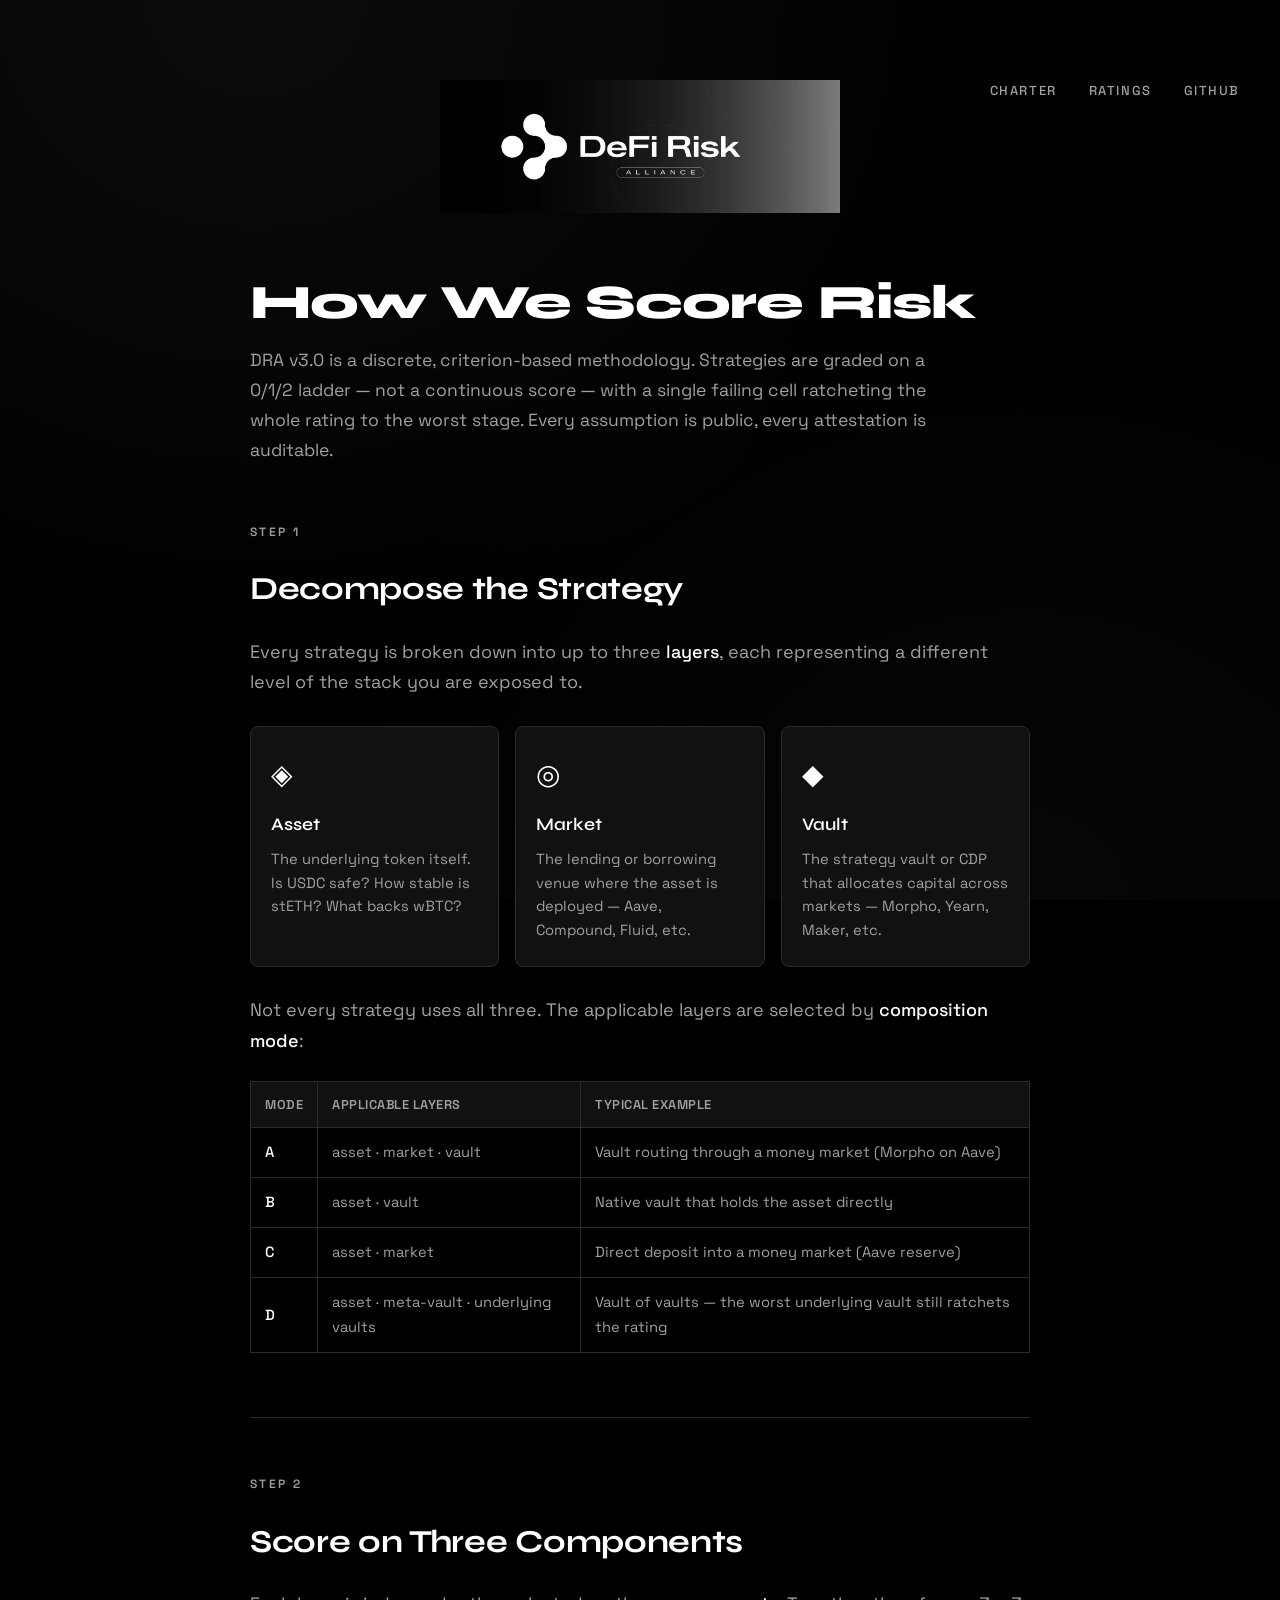
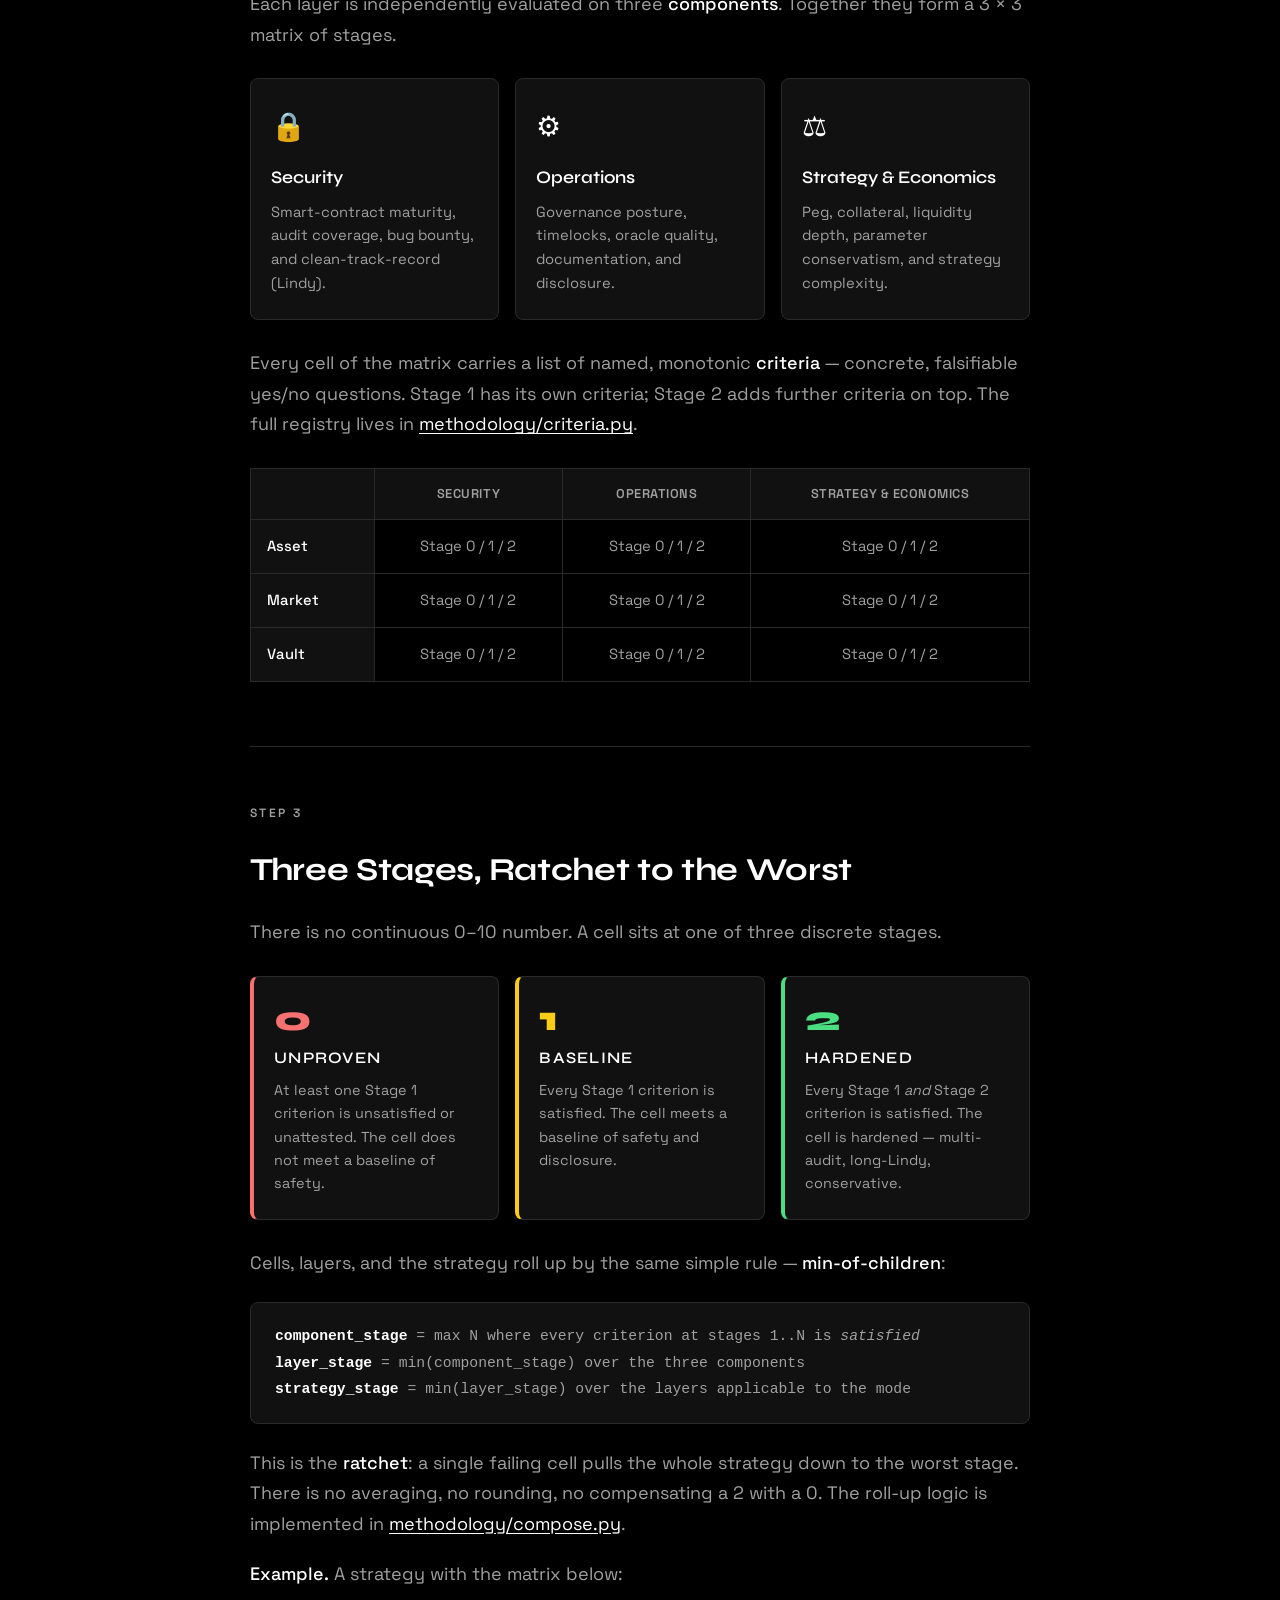
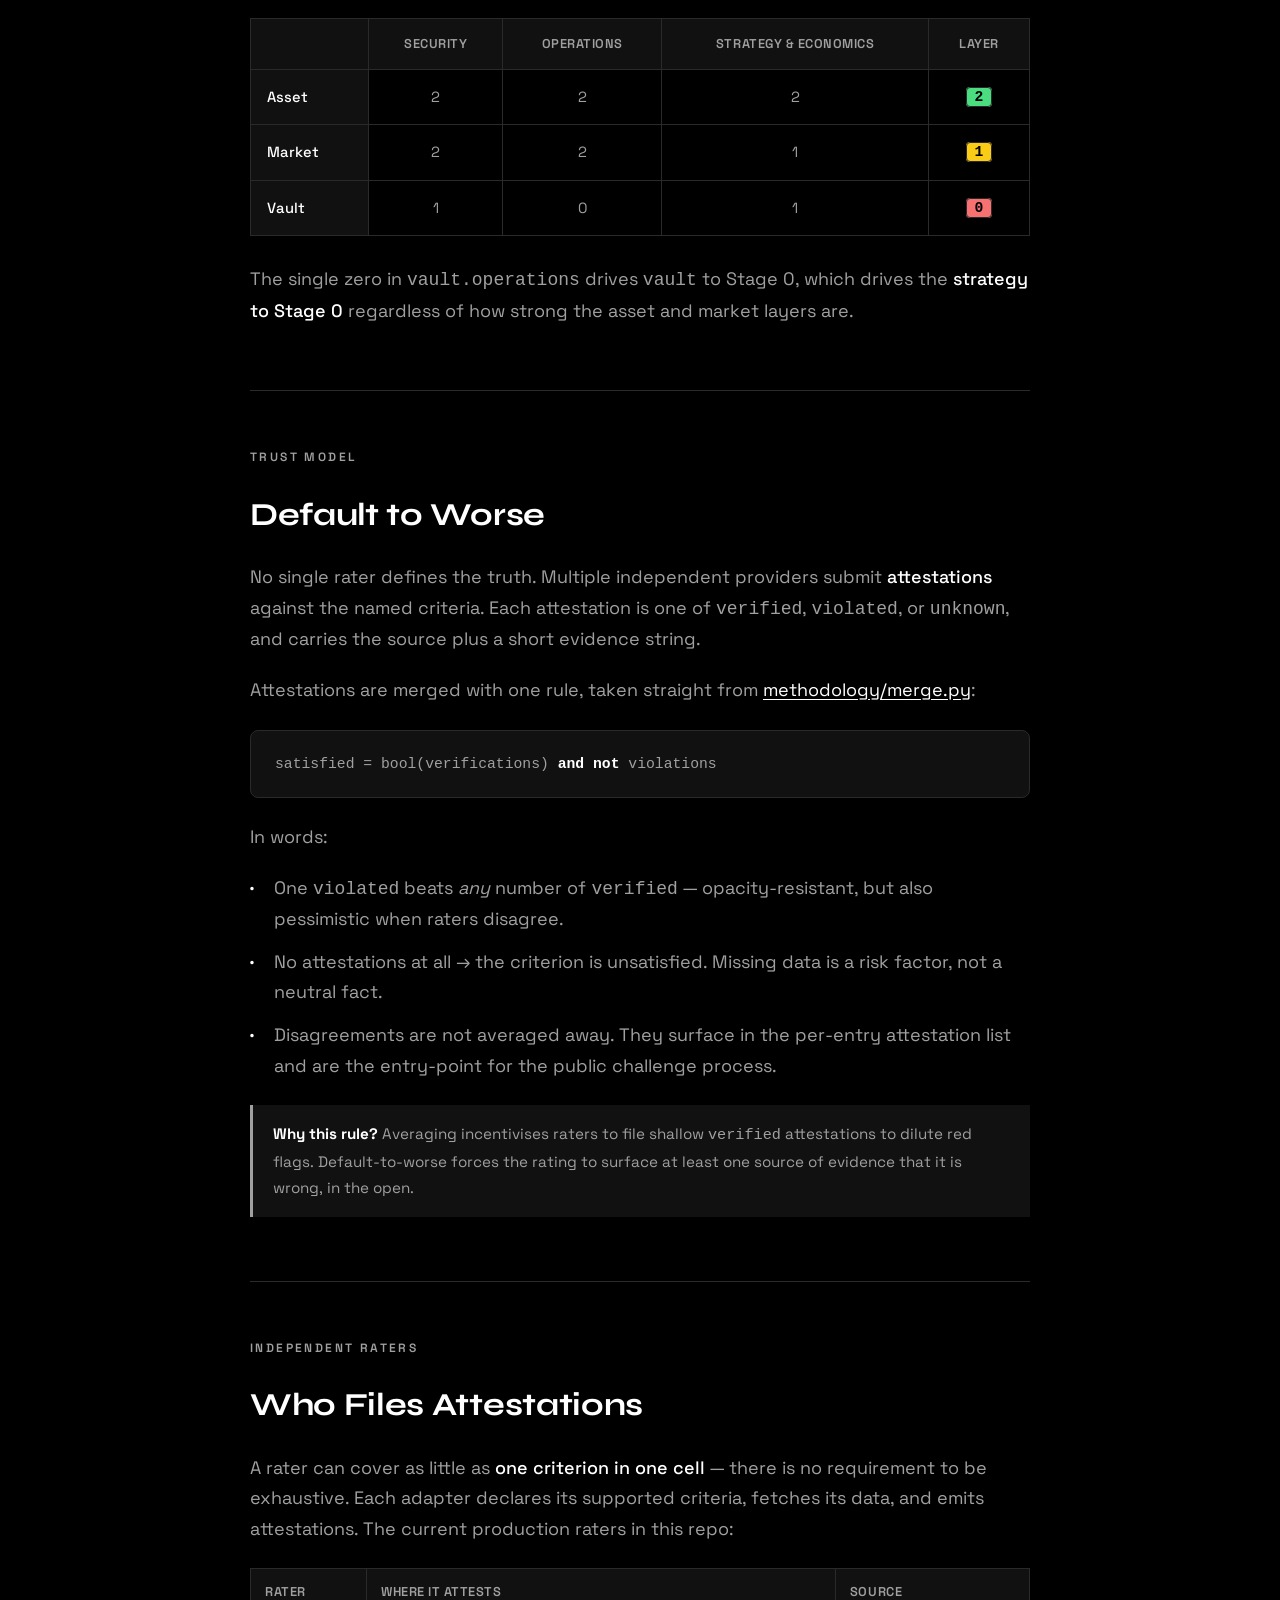
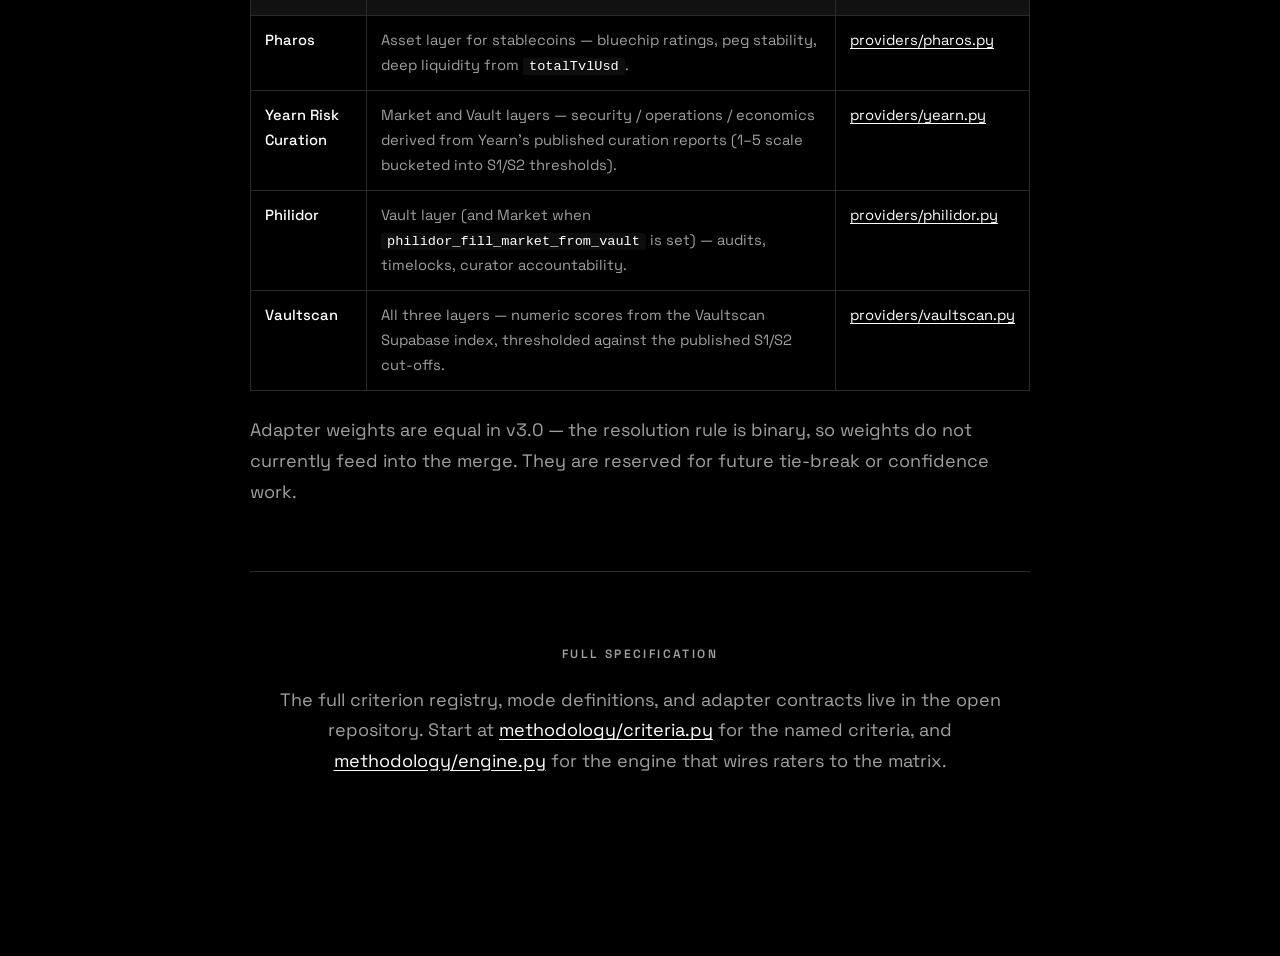
<file: docs/methodology.html>
<!DOCTYPE html>
<html lang="en">
<head>
    <meta charset="UTF-8">
    <meta name="viewport" content="width=device-width, initial-scale=1.0">
    <title>DeFi Risk Alliance | Methodology</title>
    <link rel="preconnect" href="https://fonts.googleapis.com">
    <link rel="preconnect" href="https://fonts.gstatic.com" crossorigin>
    <link href="https://fonts.googleapis.com/css2?family=Syne:wght@400;500;600;700;800&family=Space+Grotesk:wght@300;400;500;600;700&display=swap" rel="stylesheet">
    <link rel="stylesheet" href="styles.css">
    <style>
        .logo {
            max-width: 400px;
        }

        .page-title {
            font-family: 'Syne', sans-serif;
            font-size: clamp(2.2rem, 4.5vw, 3rem);
            font-weight: 800;
            line-height: 1.1;
            margin-bottom: 16px;
            letter-spacing: -0.02em;
            opacity: 0;
            animation: fadeInUp 0.8s ease 0.1s forwards;
        }

        .page-subtitle {
            color: var(--text-secondary);
            font-size: 1.1rem;
            margin-bottom: 56px;
            max-width: 680px;
            opacity: 0;
            animation: fadeInUp 0.8s ease 0.2s forwards;
        }

        .section {
            margin-bottom: 64px;
            opacity: 0;
            animation: fadeInUp 0.8s ease 0.3s forwards;
        }

        .section h2 {
            font-family: 'Syne', sans-serif;
            font-size: clamp(1.6rem, 2.5vw, 2rem);
            font-weight: 700;
            margin-bottom: 20px;
            letter-spacing: -0.01em;
        }

        .section p {
            color: var(--text-secondary);
            margin-bottom: 20px;
        }

        .section p strong { color: var(--text-primary); font-weight: 500; }

        .section a {
            color: var(--text-primary);
            text-decoration: underline;
            text-underline-offset: 3px;
        }

        .card-grid {
            display: grid;
            grid-template-columns: repeat(3, 1fr);
            gap: 16px;
            margin: 28px 0;
        }

        .card {
            background: var(--bg-card);
            border: 1px solid var(--border);
            border-radius: 8px;
            padding: 24px 20px;
        }

        .card-icon {
            font-size: 28px;
            margin-bottom: 12px;
            display: block;
        }

        .card h3 {
            font-family: 'Syne', sans-serif;
            font-size: 1.1rem;
            font-weight: 600;
            margin-bottom: 8px;
        }

        .card p {
            color: var(--text-secondary);
            font-size: 0.92rem;
            line-height: 1.6;
            margin-bottom: 0;
        }

        .stage-grid {
            display: grid;
            grid-template-columns: repeat(3, 1fr);
            gap: 16px;
            margin: 28px 0;
        }

        .stage-card {
            background: var(--bg-card);
            border: 1px solid var(--border);
            border-left-width: 4px;
            border-radius: 8px;
            padding: 24px 20px;
        }

        .stage-card.s0 { border-left-color: var(--stage-0); }
        .stage-card.s1 { border-left-color: var(--stage-1); }
        .stage-card.s2 { border-left-color: var(--stage-2); }

        .stage-card .stage-num {
            font-family: 'Syne', sans-serif;
            font-size: 2.2rem;
            font-weight: 800;
            line-height: 1;
            margin-bottom: 8px;
        }

        .stage-card.s0 .stage-num { color: var(--stage-0); }
        .stage-card.s1 .stage-num { color: var(--stage-1); }
        .stage-card.s2 .stage-num { color: var(--stage-2); }

        .stage-card h3 {
            font-family: 'Syne', sans-serif;
            font-size: 1rem;
            font-weight: 600;
            margin-bottom: 8px;
            text-transform: uppercase;
            letter-spacing: 0.08em;
        }

        .stage-card p {
            color: var(--text-secondary);
            font-size: 0.9rem;
            line-height: 1.6;
            margin: 0;
        }

        .matrix-wrap { margin: 28px 0; overflow-x: auto; }

        .matrix {
            width: 100%;
            border-collapse: collapse;
            font-size: 0.92rem;
        }

        .matrix th, .matrix td {
            padding: 14px 16px;
            border: 1px solid var(--border);
            text-align: center;
        }

        .matrix th {
            background: var(--bg-card);
            font-weight: 600;
            letter-spacing: 0.04em;
            text-transform: uppercase;
            font-size: 0.8rem;
            color: var(--text-secondary);
        }

        .matrix td {
            color: var(--text-secondary);
        }

        .matrix td.row-header {
            text-align: left;
            font-weight: 500;
            color: var(--text-primary);
            background: var(--bg-card);
        }

        .modes-table {
            width: 100%;
            border-collapse: collapse;
            font-size: 0.92rem;
            margin: 24px 0;
        }

        .modes-table th, .modes-table td {
            padding: 12px 14px;
            border: 1px solid var(--border);
            text-align: left;
        }

        .modes-table th {
            background: var(--bg-card);
            font-weight: 600;
            font-size: 0.8rem;
            letter-spacing: 0.04em;
            text-transform: uppercase;
            color: var(--text-secondary);
        }

        .modes-table td { color: var(--text-secondary); }
        .modes-table td:first-child { color: var(--text-primary); font-weight: 500; }

        .raters-table {
            width: 100%;
            border-collapse: collapse;
            font-size: 0.92rem;
            margin: 24px 0;
        }

        .raters-table th, .raters-table td {
            padding: 12px 14px;
            border: 1px solid var(--border);
            text-align: left;
            vertical-align: top;
        }

        .raters-table th {
            background: var(--bg-card);
            font-weight: 600;
            font-size: 0.8rem;
            letter-spacing: 0.04em;
            text-transform: uppercase;
            color: var(--text-secondary);
        }

        .raters-table td { color: var(--text-secondary); }
        .raters-table td:first-child { color: var(--text-primary); font-weight: 500; }

        .raters-table code {
            font-family: 'Space Mono', ui-monospace, SFMono-Regular, Menlo, monospace;
            font-size: 0.85rem;
            color: var(--text-primary);
            background: rgba(255, 255, 255, 0.05);
            padding: 1px 6px;
            border-radius: 3px;
        }

        .note {
            background: var(--bg-card);
            border-left: 3px solid var(--text-secondary);
            padding: 16px 20px;
            margin: 24px 0;
            font-size: 0.95rem;
            color: var(--text-secondary);
        }

        .note strong { color: var(--text-primary); }

        .ratchet-example {
            background: var(--bg-card);
            border: 1px solid var(--border);
            border-radius: 8px;
            padding: 20px 24px;
            margin: 24px 0;
            font-family: 'Space Mono', ui-monospace, SFMono-Regular, Menlo, monospace;
            font-size: 0.92rem;
            line-height: 1.8;
            color: var(--text-secondary);
        }

        .ratchet-example .label {
            color: var(--text-primary);
            font-weight: 600;
        }

        .ratchet-example .stage-pill {
            display: inline-block;
            min-width: 22px;
            text-align: center;
            border-radius: 4px;
            padding: 1px 8px;
            font-weight: 700;
            font-family: 'Syne', sans-serif;
            color: var(--bg-primary);
        }

        .ratchet-example .stage-pill.s0 { background: var(--stage-0); }
        .ratchet-example .stage-pill.s1 { background: var(--stage-1); }
        .ratchet-example .stage-pill.s2 { background: var(--stage-2); }

        @media (max-width: 680px) {
            .card-grid,
            .stage-grid { grid-template-columns: 1fr; }
        }
    </style>
</head>
<body>
    <div class="page-wrapper">
        <nav class="right-sidebar">
            <a href="index.html" class="nav-link">Charter</a>
            <a href="ratings.html" class="nav-link">Ratings</a>
            <a href="https://github.com/Octave-byte/defiriskalliance-new" target="_blank" rel="noopener noreferrer" class="nav-link">GitHub</a>
        </nav>

        <main class="main-content">
            <div class="logo-container">
                <a href="index.html"><img src="assets/logo.png" alt="DeFi Risk Alliance" class="logo"></a>
            </div>

            <h1 class="page-title">How We Score Risk</h1>
            <p class="page-subtitle">DRA v3.0 is a discrete, criterion-based methodology. Strategies are graded on a 0/1/2 ladder &mdash; not a continuous score &mdash; with a single failing cell ratcheting the whole rating to the worst stage. Every assumption is public, every attestation is auditable.</p>

            <div class="section">
                <p class="section-label">Step 1</p>
                <h2>Decompose the Strategy</h2>
                <p>Every strategy is broken down into up to three <strong>layers</strong>, each representing a different level of the stack you are exposed to.</p>

                <div class="card-grid">
                    <div class="card">
                        <span class="card-icon">&#9672;</span>
                        <h3>Asset</h3>
                        <p>The underlying token itself. Is USDC safe? How stable is stETH? What backs wBTC?</p>
                    </div>
                    <div class="card">
                        <span class="card-icon">&#9678;</span>
                        <h3>Market</h3>
                        <p>The lending or borrowing venue where the asset is deployed &mdash; Aave, Compound, Fluid, etc.</p>
                    </div>
                    <div class="card">
                        <span class="card-icon">&#9670;</span>
                        <h3>Vault</h3>
                        <p>The strategy vault or CDP that allocates capital across markets &mdash; Morpho, Yearn, Maker, etc.</p>
                    </div>
                </div>

                <p>Not every strategy uses all three. The applicable layers are selected by <strong>composition mode</strong>:</p>

                <table class="modes-table">
                    <thead>
                        <tr>
                            <th>Mode</th>
                            <th>Applicable layers</th>
                            <th>Typical example</th>
                        </tr>
                    </thead>
                    <tbody>
                        <tr><td>A</td><td>asset &middot; market &middot; vault</td><td>Vault routing through a money market (Morpho on Aave)</td></tr>
                        <tr><td>B</td><td>asset &middot; vault</td><td>Native vault that holds the asset directly</td></tr>
                        <tr><td>C</td><td>asset &middot; market</td><td>Direct deposit into a money market (Aave reserve)</td></tr>
                        <tr><td>D</td><td>asset &middot; meta-vault &middot; underlying vaults</td><td>Vault of vaults &mdash; the worst underlying vault still ratchets the rating</td></tr>
                    </tbody>
                </table>
            </div>

            <hr class="divider">

            <div class="section">
                <p class="section-label">Step 2</p>
                <h2>Score on Three Components</h2>
                <p>Each layer is independently evaluated on three <strong>components</strong>. Together they form a 3 &times; 3 matrix of stages.</p>

                <div class="card-grid">
                    <div class="card">
                        <span class="card-icon">&#128274;</span>
                        <h3>Security</h3>
                        <p>Smart-contract maturity, audit coverage, bug bounty, and clean-track-record (Lindy).</p>
                    </div>
                    <div class="card">
                        <span class="card-icon">&#9881;</span>
                        <h3>Operations</h3>
                        <p>Governance posture, timelocks, oracle quality, documentation, and disclosure.</p>
                    </div>
                    <div class="card">
                        <span class="card-icon">&#9878;</span>
                        <h3>Strategy &amp; Economics</h3>
                        <p>Peg, collateral, liquidity depth, parameter conservatism, and strategy complexity.</p>
                    </div>
                </div>

                <p>Every cell of the matrix carries a list of named, monotonic <strong>criteria</strong> &mdash; concrete, falsifiable yes/no questions. Stage 1 has its own criteria; Stage 2 adds further criteria on top. The full registry lives in <a href="https://github.com/Octave-byte/defiriskalliance-new/blob/main/methodology/criteria.py">methodology/criteria.py</a>.</p>

                <div class="matrix-wrap">
                    <table class="matrix">
                        <thead>
                            <tr>
                                <th></th>
                                <th>Security</th>
                                <th>Operations</th>
                                <th>Strategy &amp; Economics</th>
                            </tr>
                        </thead>
                        <tbody>
                            <tr><td class="row-header">Asset</td><td>Stage 0 / 1 / 2</td><td>Stage 0 / 1 / 2</td><td>Stage 0 / 1 / 2</td></tr>
                            <tr><td class="row-header">Market</td><td>Stage 0 / 1 / 2</td><td>Stage 0 / 1 / 2</td><td>Stage 0 / 1 / 2</td></tr>
                            <tr><td class="row-header">Vault</td><td>Stage 0 / 1 / 2</td><td>Stage 0 / 1 / 2</td><td>Stage 0 / 1 / 2</td></tr>
                        </tbody>
                    </table>
                </div>
            </div>

            <hr class="divider">

            <div class="section">
                <p class="section-label">Step 3</p>
                <h2>Three Stages, Ratchet to the Worst</h2>
                <p>There is no continuous 0&ndash;10 number. A cell sits at one of three discrete stages.</p>

                <div class="stage-grid">
                    <div class="stage-card s0">
                        <div class="stage-num">0</div>
                        <h3>Unproven</h3>
                        <p>At least one Stage 1 criterion is unsatisfied or unattested. The cell does not meet a baseline of safety.</p>
                    </div>
                    <div class="stage-card s1">
                        <div class="stage-num">1</div>
                        <h3>Baseline</h3>
                        <p>Every Stage 1 criterion is satisfied. The cell meets a baseline of safety and disclosure.</p>
                    </div>
                    <div class="stage-card s2">
                        <div class="stage-num">2</div>
                        <h3>Hardened</h3>
                        <p>Every Stage 1 <em>and</em> Stage 2 criterion is satisfied. The cell is hardened &mdash; multi-audit, long-Lindy, conservative.</p>
                    </div>
                </div>

                <p>Cells, layers, and the strategy roll up by the same simple rule &mdash; <strong>min-of-children</strong>:</p>

                <div class="ratchet-example">
                    <div><span class="label">component_stage</span> = max N where every criterion at stages 1..N is <em>satisfied</em></div>
                    <div><span class="label">layer_stage</span> = min(component_stage) over the three components</div>
                    <div><span class="label">strategy_stage</span> = min(layer_stage) over the layers applicable to the mode</div>
                </div>

                <p>This is the <strong>ratchet</strong>: a single failing cell pulls the whole strategy down to the worst stage. There is no averaging, no rounding, no compensating a 2 with a 0. The roll-up logic is implemented in <a href="https://github.com/Octave-byte/defiriskalliance-new/blob/main/methodology/compose.py">methodology/compose.py</a>.</p>

                <p><strong>Example.</strong> A strategy with the matrix below:</p>

                <div class="matrix-wrap">
                    <table class="matrix">
                        <thead>
                            <tr><th></th><th>Security</th><th>Operations</th><th>Strategy &amp; Economics</th><th>layer</th></tr>
                        </thead>
                        <tbody>
                            <tr><td class="row-header">Asset</td><td>2</td><td>2</td><td>2</td><td><span class="ratchet-example stage-pill s2" style="background:var(--stage-2);color:var(--bg-primary);padding:1px 8px;border-radius:4px;font-weight:700;">2</span></td></tr>
                            <tr><td class="row-header">Market</td><td>2</td><td>2</td><td>1</td><td><span class="ratchet-example stage-pill s1" style="background:var(--stage-1);color:var(--bg-primary);padding:1px 8px;border-radius:4px;font-weight:700;">1</span></td></tr>
                            <tr><td class="row-header">Vault</td><td>1</td><td>0</td><td>1</td><td><span class="ratchet-example stage-pill s0" style="background:var(--stage-0);color:var(--bg-primary);padding:1px 8px;border-radius:4px;font-weight:700;">0</span></td></tr>
                        </tbody>
                    </table>
                </div>

                <p>The single zero in <code>vault.operations</code> drives <code>vault</code> to Stage 0, which drives the <strong>strategy to Stage 0</strong> regardless of how strong the asset and market layers are.</p>
            </div>

            <hr class="divider">

            <div class="section">
                <p class="section-label">Trust Model</p>
                <h2>Default to Worse</h2>
                <p>No single rater defines the truth. Multiple independent providers submit <strong>attestations</strong> against the named criteria. Each attestation is one of <code>verified</code>, <code>violated</code>, or <code>unknown</code>, and carries the source plus a short evidence string.</p>

                <p>Attestations are merged with one rule, taken straight from <a href="https://github.com/Octave-byte/defiriskalliance-new/blob/main/methodology/merge.py">methodology/merge.py</a>:</p>

                <div class="ratchet-example">
                    satisfied = bool(verifications) <span class="label">and not</span> violations
                </div>

                <p>In words:</p>

                <ul style="list-style: none; padding-left: 0; margin: 16px 0;">
                    <li style="margin-bottom: 12px; color: var(--text-secondary); padding-left: 24px; position: relative;"><span style="position:absolute;left:0;color:var(--text-primary);font-weight:bold;">&middot;</span>One <code>violated</code> beats <em>any</em> number of <code>verified</code> &mdash; opacity-resistant, but also pessimistic when raters disagree.</li>
                    <li style="margin-bottom: 12px; color: var(--text-secondary); padding-left: 24px; position: relative;"><span style="position:absolute;left:0;color:var(--text-primary);font-weight:bold;">&middot;</span>No attestations at all &rarr; the criterion is unsatisfied. Missing data is a risk factor, not a neutral fact.</li>
                    <li style="margin-bottom: 12px; color: var(--text-secondary); padding-left: 24px; position: relative;"><span style="position:absolute;left:0;color:var(--text-primary);font-weight:bold;">&middot;</span>Disagreements are not averaged away. They surface in the per-entry attestation list and are the entry-point for the public challenge process.</li>
                </ul>

                <div class="note">
                    <strong>Why this rule?</strong> Averaging incentivises raters to file shallow <code>verified</code> attestations to dilute red flags. Default-to-worse forces the rating to surface at least one source of evidence that it is wrong, in the open.
                </div>
            </div>

            <hr class="divider">

            <div class="section">
                <p class="section-label">Independent Raters</p>
                <h2>Who Files Attestations</h2>
                <p>A rater can cover as little as <strong>one criterion in one cell</strong> &mdash; there is no requirement to be exhaustive. Each adapter declares its supported criteria, fetches its data, and emits attestations. The current production raters in this repo:</p>

                <table class="raters-table">
                    <thead>
                        <tr>
                            <th>Rater</th>
                            <th>Where it attests</th>
                            <th>Source</th>
                        </tr>
                    </thead>
                    <tbody>
                        <tr>
                            <td>Pharos</td>
                            <td>Asset layer for stablecoins &mdash; bluechip ratings, peg stability, deep liquidity from <code>totalTvlUsd</code>.</td>
                            <td><a href="https://github.com/Octave-byte/defiriskalliance-new/blob/main/providers/pharos.py">providers/pharos.py</a></td>
                        </tr>
                        <tr>
                            <td>Yearn Risk Curation</td>
                            <td>Market and Vault layers &mdash; security / operations / economics derived from Yearn's published curation reports (1&ndash;5 scale bucketed into S1/S2 thresholds).</td>
                            <td><a href="https://github.com/Octave-byte/defiriskalliance-new/blob/main/providers/yearn.py">providers/yearn.py</a></td>
                        </tr>
                        <tr>
                            <td>Philidor</td>
                            <td>Vault layer (and Market when <code>philidor_fill_market_from_vault</code> is set) &mdash; audits, timelocks, curator accountability.</td>
                            <td><a href="https://github.com/Octave-byte/defiriskalliance-new/blob/main/providers/philidor.py">providers/philidor.py</a></td>
                        </tr>
                        <tr>
                            <td>Vaultscan</td>
                            <td>All three layers &mdash; numeric scores from the Vaultscan Supabase index, thresholded against the published S1/S2 cut-offs.</td>
                            <td><a href="https://github.com/Octave-byte/defiriskalliance-new/blob/main/providers/vaultscan.py">providers/vaultscan.py</a></td>
                        </tr>
                    </tbody>
                </table>

                <p>Adapter weights are equal in v3.0 &mdash; the resolution rule is binary, so weights do not currently feed into the merge. They are reserved for future tie-break or confidence work.</p>
            </div>

            <hr class="divider">

            <div class="section" style="text-align: center; padding-top: 16px;">
                <p class="section-label">Full specification</p>
                <p>The full criterion registry, mode definitions, and adapter contracts live in the open repository. Start at <a href="https://github.com/Octave-byte/defiriskalliance-new/blob/main/methodology/criteria.py">methodology/criteria.py</a> for the named criteria, and <a href="https://github.com/Octave-byte/defiriskalliance-new/blob/main/methodology/engine.py">methodology/engine.py</a> for the engine that wires raters to the matrix.</p>
            </div>
        </main>
    </div>
</body>
</html>
</file>
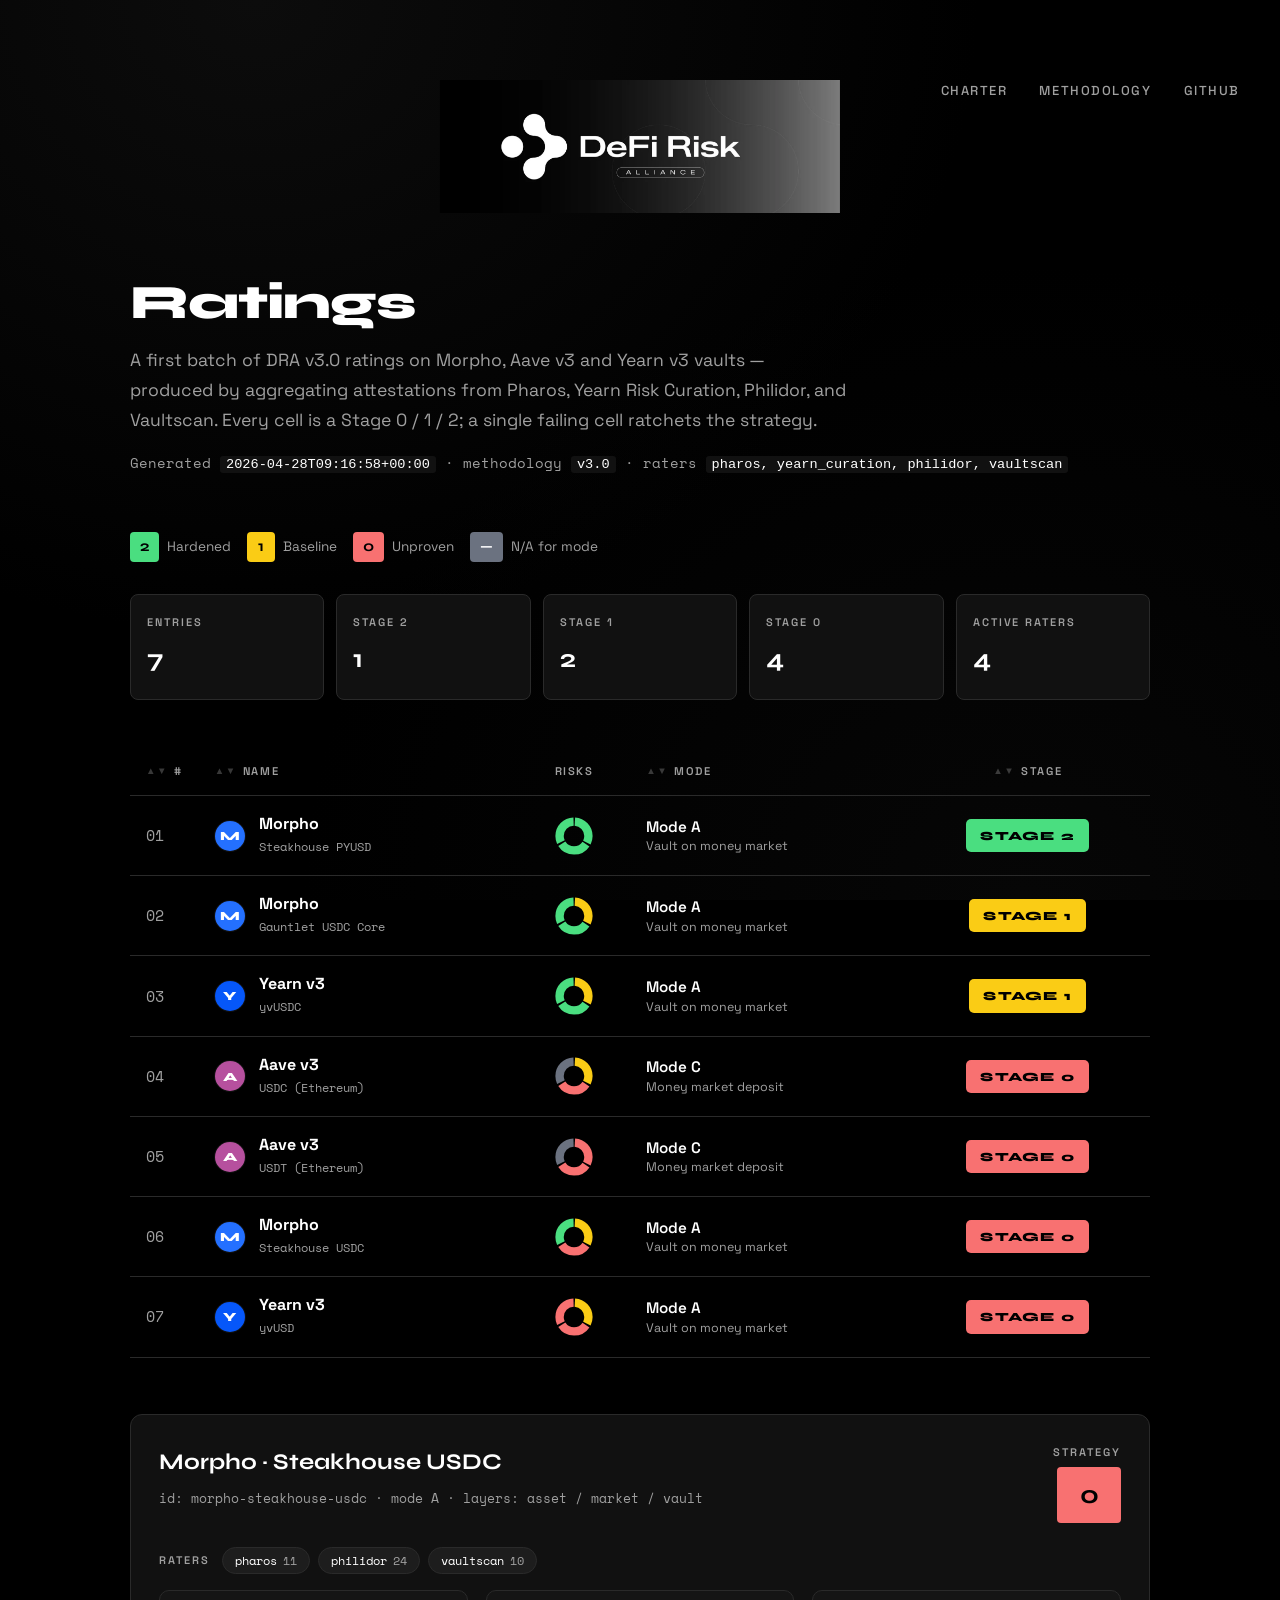
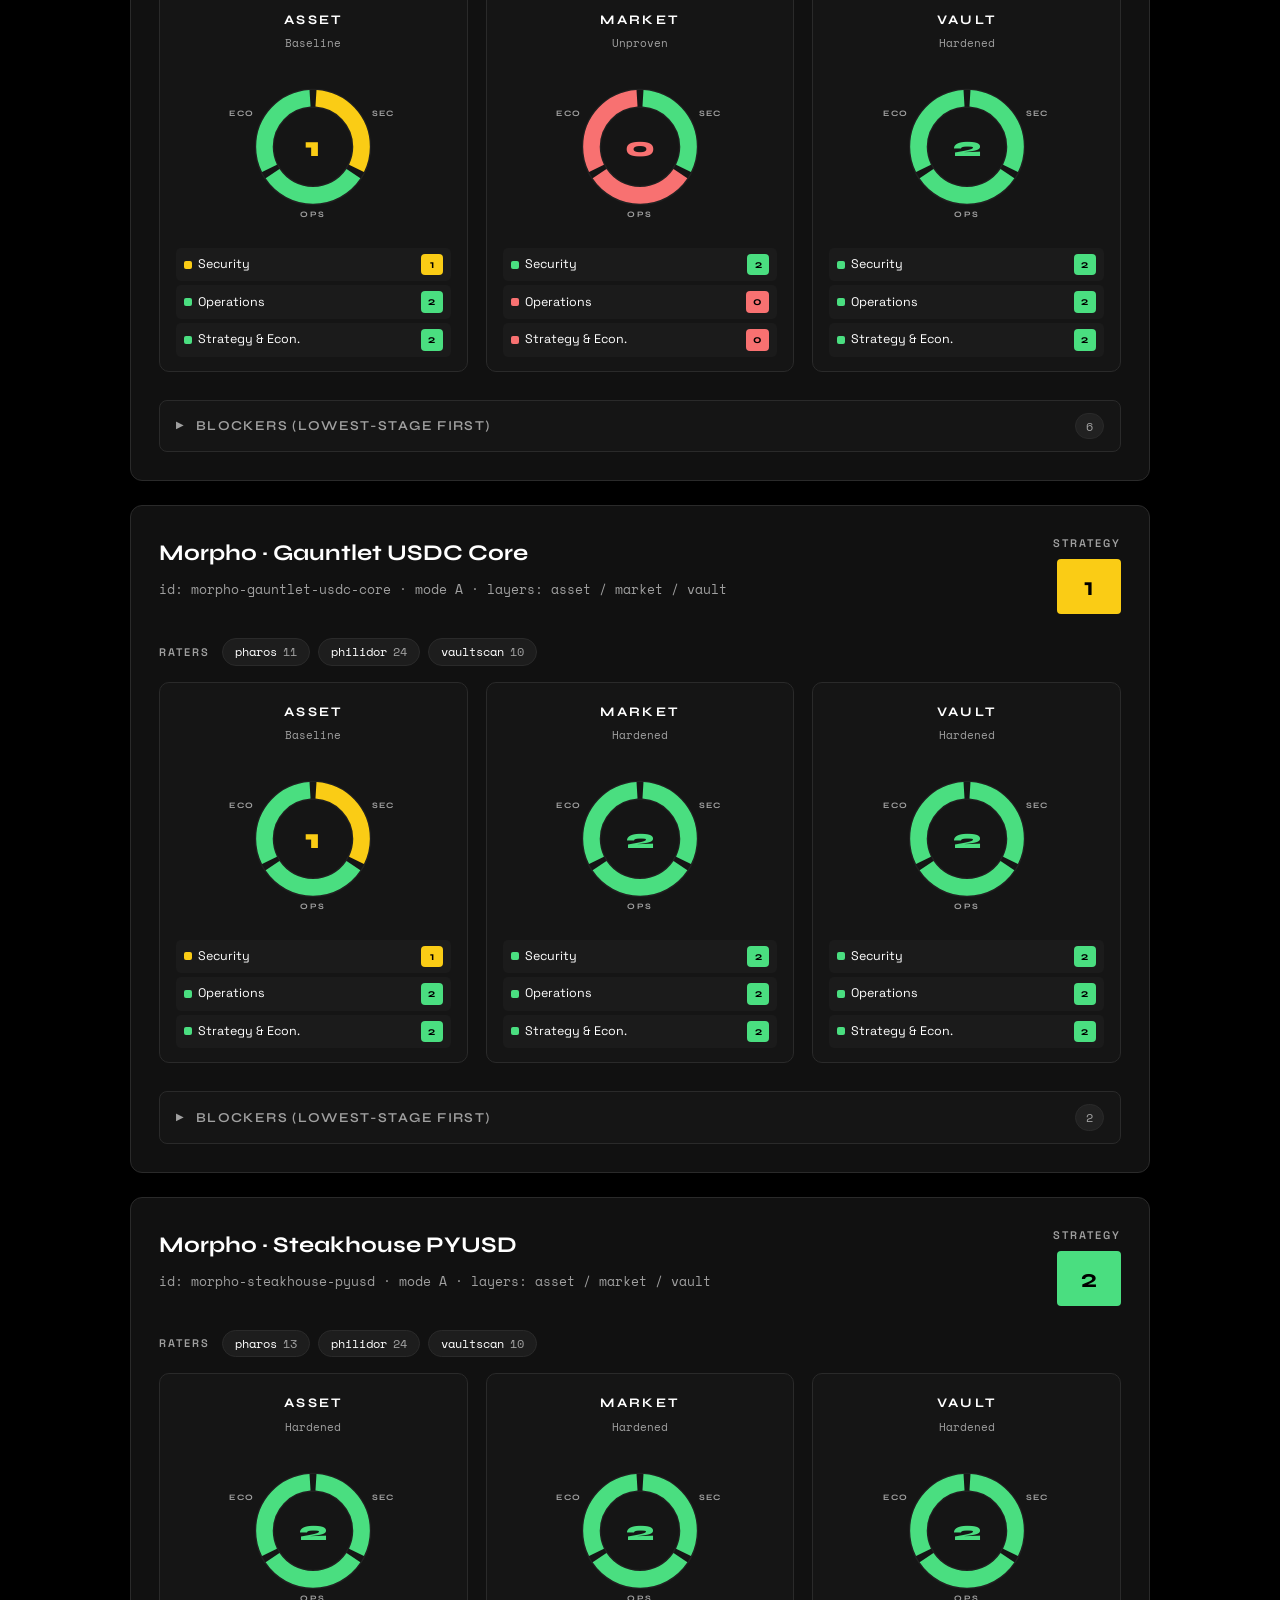
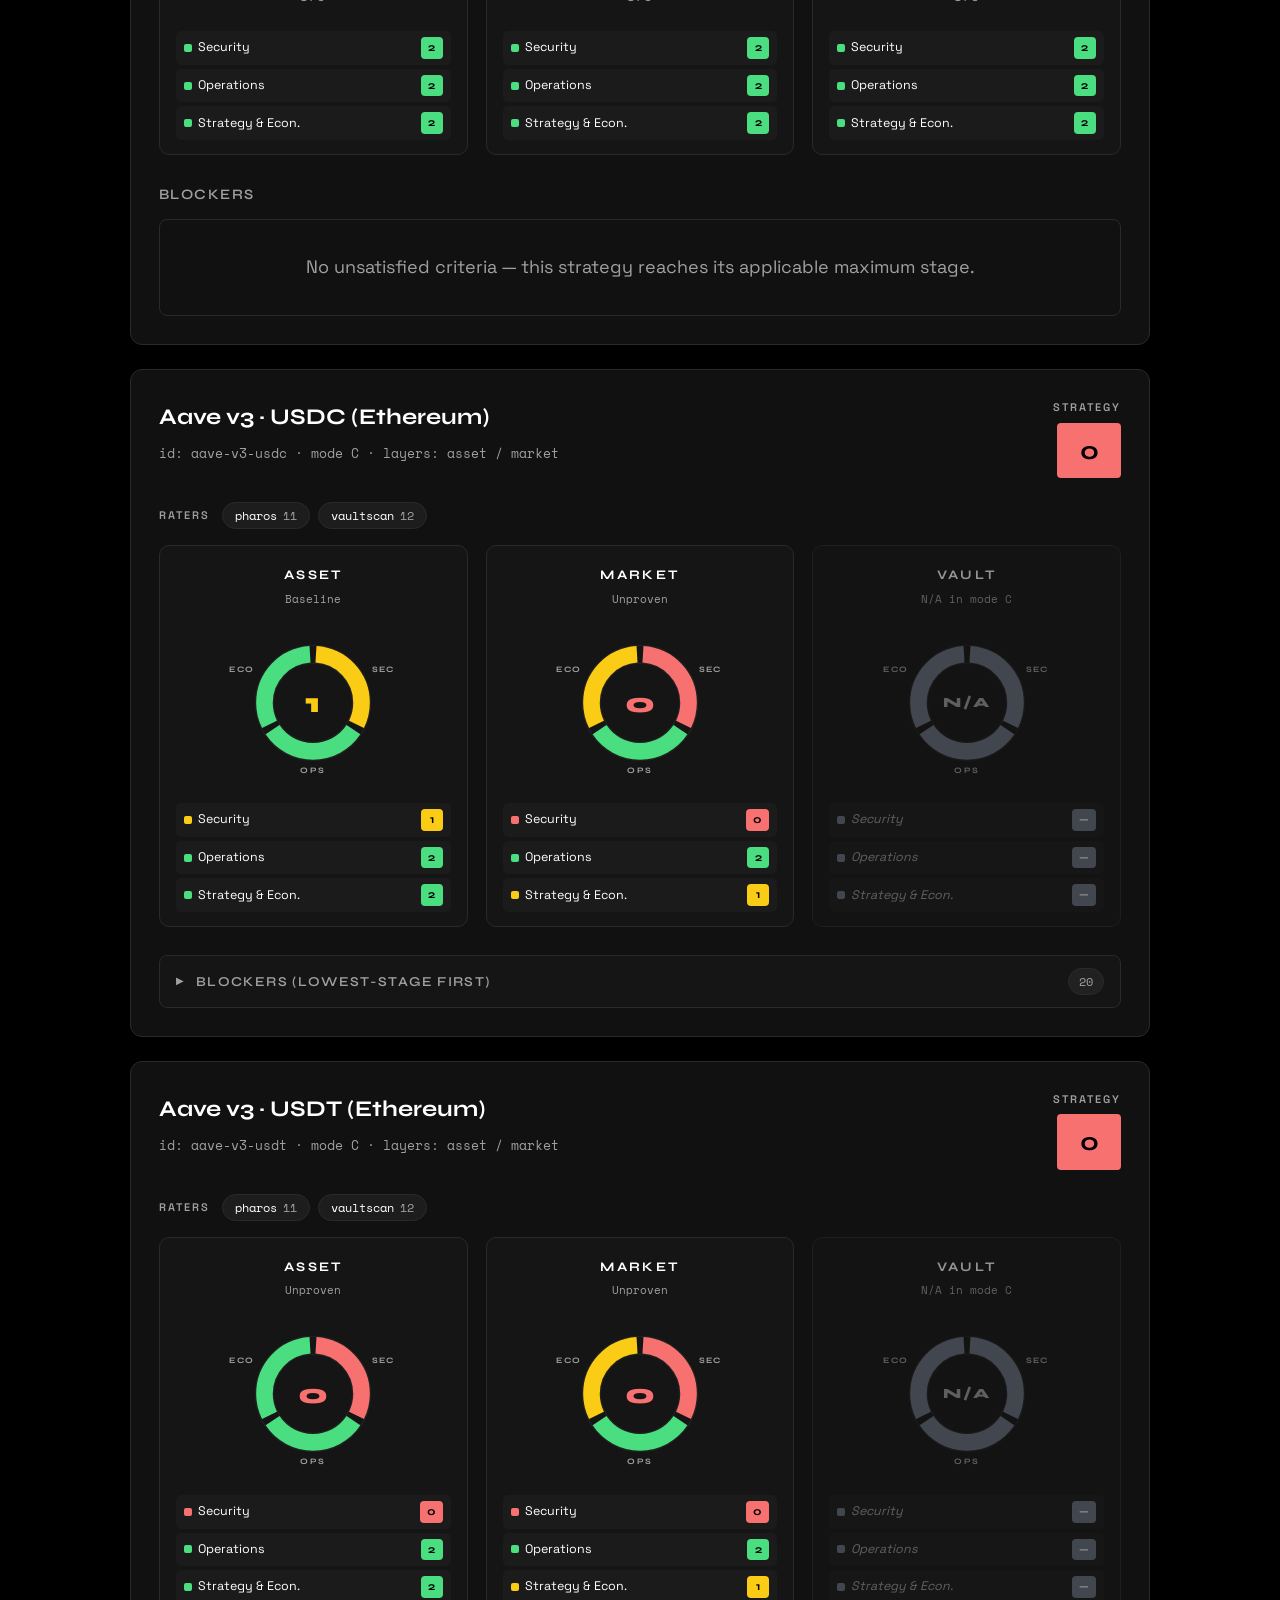
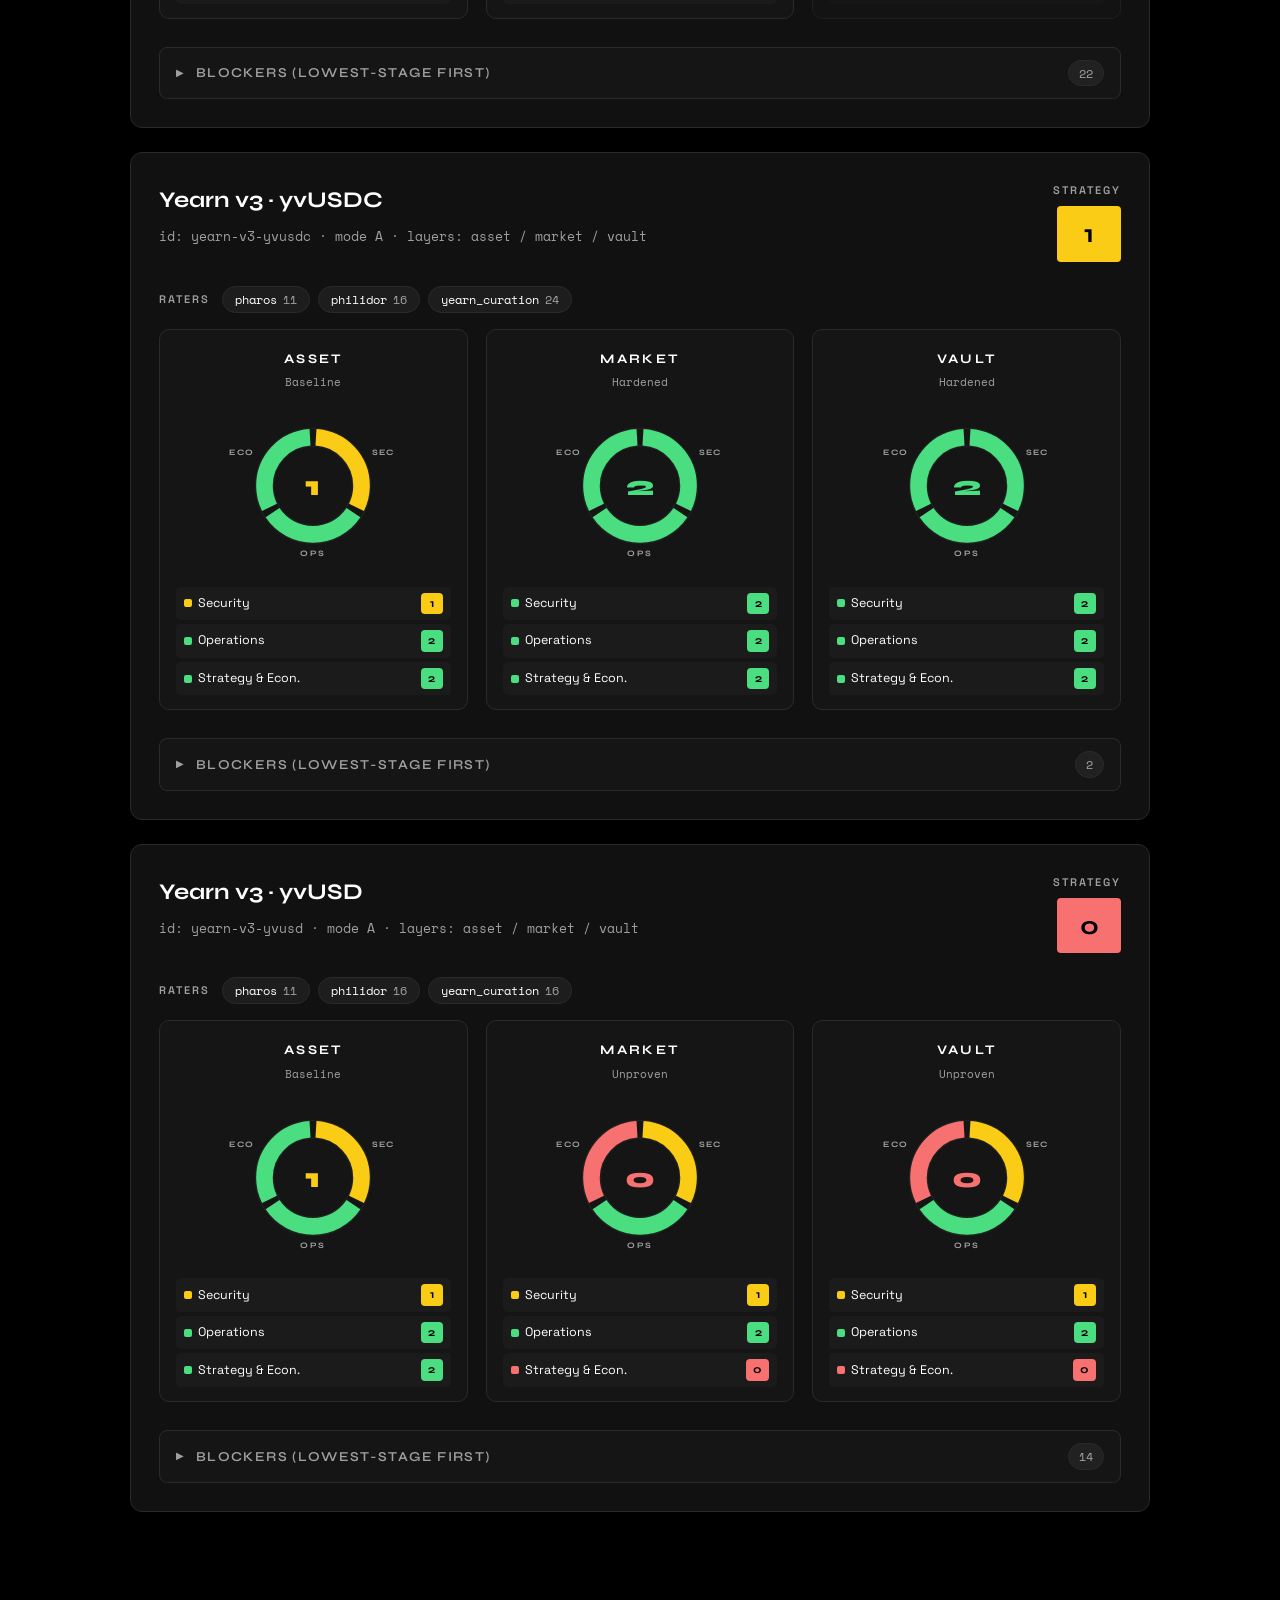
<file: docs/ratings.html>
<!DOCTYPE html>
<html lang="en">
<head>
    <meta charset="UTF-8">
    <meta name="viewport" content="width=device-width, initial-scale=1.0">
    <title>DeFi Risk Alliance | Ratings</title>
    <link rel="preconnect" href="https://fonts.googleapis.com">
    <link rel="preconnect" href="https://fonts.gstatic.com" crossorigin>
    <link href="https://fonts.googleapis.com/css2?family=Syne:wght@400;500;600;700;800&family=Space+Grotesk:wght@300;400;500;600;700&family=Space+Mono:wght@400;700&display=swap" rel="stylesheet">
    <link rel="stylesheet" href="styles.css">
    <style>
        .main-content {
            max-width: 1100px;
        }

        .logo {
            max-width: 400px;
        }

        .page-title {
            font-family: 'Syne', sans-serif;
            font-size: clamp(2.2rem, 4.5vw, 3rem);
            font-weight: 800;
            line-height: 1.1;
            margin-bottom: 16px;
            letter-spacing: -0.02em;
            opacity: 0;
            animation: fadeInUp 0.8s ease 0.1s forwards;
        }

        .page-subtitle {
            color: var(--text-secondary);
            font-size: 1.1rem;
            margin-bottom: 16px;
            max-width: 720px;
            opacity: 0;
            animation: fadeInUp 0.8s ease 0.2s forwards;
        }

        .page-meta {
            color: var(--text-secondary);
            font-size: 0.85rem;
            margin-bottom: 56px;
            font-family: 'Space Mono', ui-monospace, monospace;
            opacity: 0;
            animation: fadeInUp 0.8s ease 0.25s forwards;
        }

        .page-meta code {
            color: var(--text-primary);
            background: var(--bg-card);
            padding: 1px 6px;
            border-radius: 3px;
        }

        .summary-grid {
            display: grid;
            grid-template-columns: repeat(auto-fit, minmax(160px, 1fr));
            gap: 12px;
            margin-bottom: 48px;
            opacity: 0;
            animation: fadeInUp 0.8s ease 0.3s forwards;
        }

        .summary-card {
            background: var(--bg-card);
            border: 1px solid var(--border);
            border-radius: 8px;
            padding: 18px 16px;
        }

        .summary-card .label {
            font-size: 11px;
            font-weight: 600;
            letter-spacing: 0.18em;
            text-transform: uppercase;
            color: var(--text-secondary);
            margin-bottom: 6px;
        }

        .summary-card .value {
            font-family: 'Syne', sans-serif;
            font-size: 1.6rem;
            font-weight: 700;
        }

        .entry-list {
            width: 100%;
            border-collapse: collapse;
            margin-bottom: 56px;
            opacity: 0;
            animation: fadeInUp 0.8s ease 0.35s forwards;
        }

        .entry-list thead tr {
            border-bottom: 1px solid var(--border);
        }

        .entry-list th {
            padding: 14px 16px;
            text-align: left;
            font-weight: 600;
            font-size: 0.7rem;
            letter-spacing: 0.14em;
            text-transform: uppercase;
            color: var(--text-secondary);
            white-space: nowrap;
        }

        .entry-list th.center { text-align: center; }
        .entry-list th .sort-arrow {
            display: inline-block;
            opacity: 0.35;
            margin-right: 6px;
            font-size: 0.6rem;
            transform: translateY(-1px);
        }

        .entry-list tbody tr {
            border-bottom: 1px solid var(--border);
            transition: background 0.15s ease;
        }

        .entry-list tbody tr:hover {
            background: rgba(255, 255, 255, 0.025);
        }

        .entry-list td {
            padding: 18px 16px;
            vertical-align: middle;
            font-size: 0.92rem;
        }

        .entry-list td.rank {
            color: var(--text-secondary);
            font-family: 'Space Mono', ui-monospace, monospace;
            font-size: 0.92rem;
            width: 56px;
        }

        .entry-list td.center { text-align: center; }

        .name-block {
            display: flex;
            align-items: center;
            gap: 14px;
        }

        .name-block .avatar {
            width: 30px;
            height: 30px;
            border-radius: 50%;
            display: flex;
            align-items: center;
            justify-content: center;
            font-family: 'Syne', sans-serif;
            font-weight: 800;
            font-size: 0.78rem;
            color: #ffffff;
            flex-shrink: 0;
            box-shadow: 0 0 0 1px rgba(255,255,255,0.06);
        }

        .name-block .text { display: flex; flex-direction: column; min-width: 0; }
        .name-block .label {
            font-weight: 700;
            color: var(--text-primary);
            font-size: 1rem;
            text-decoration: none;
            line-height: 1.25;
        }
        .name-block .label:hover { text-decoration: underline; }
        .name-block .sub {
            color: var(--text-secondary);
            font-size: 0.78rem;
            margin-top: 2px;
            font-family: 'Space Mono', ui-monospace, monospace;
        }

        .mini-donut {
            width: 38px;
            height: 38px;
            display: block;
            margin: 0 auto;
            overflow: visible;
        }
        .mini-donut .seg { fill: none; stroke-width: 22; transition: stroke-width 0.15s ease; }
        .mini-donut:hover .seg { stroke-width: 26; }
        .mini-donut .ring-bg { fill: none; stroke: var(--border); stroke-width: 1; opacity: 0.5; }

        .mode-block { display: flex; flex-direction: column; line-height: 1.3; }
        .mode-block .name {
            color: var(--text-primary);
            font-weight: 600;
            font-size: 0.95rem;
        }
        .mode-block .sub {
            color: var(--text-secondary);
            font-size: 0.78rem;
            margin-top: 2px;
        }

        .stage-pill-lg {
            display: inline-block;
            padding: 6px 14px;
            border-radius: 5px;
            font-family: 'Syne', sans-serif;
            font-weight: 800;
            font-size: 0.78rem;
            letter-spacing: 0.1em;
            text-transform: uppercase;
            color: var(--bg-primary);
            white-space: nowrap;
        }
        .stage-pill-lg.s0 { background: var(--stage-0); }
        .stage-pill-lg.s1 { background: var(--stage-1); }
        .stage-pill-lg.s2 { background: var(--stage-2); }
        .stage-pill-lg.sna { background: var(--stage-na); color: var(--text-primary); }

        @media (max-width: 800px) {
            .entry-list .hide-sm { display: none; }
            .entry-list td, .entry-list th { padding: 12px 8px; font-size: 0.86rem; }
        }

        .stage-pill {
            display: inline-block;
            min-width: 28px;
            text-align: center;
            border-radius: 4px;
            padding: 2px 10px;
            font-weight: 700;
            font-family: 'Syne', sans-serif;
            color: var(--bg-primary);
            font-size: 0.95rem;
        }

        .stage-pill.s0 { background: var(--stage-0); }
        .stage-pill.s1 { background: var(--stage-1); }
        .stage-pill.s2 { background: var(--stage-2); }
        .stage-pill.sna { background: var(--stage-na); color: var(--text-primary); }

        .entry-card {
            background: var(--bg-card);
            border: 1px solid var(--border);
            border-radius: 12px;
            padding: 28px 28px;
            margin-bottom: 24px;
            opacity: 0;
            animation: fadeInUp 0.8s ease 0.4s forwards;
        }

        .entry-head {
            display: flex;
            justify-content: space-between;
            align-items: flex-start;
            gap: 24px;
            flex-wrap: wrap;
            margin-bottom: 24px;
        }

        .entry-head .label-block h3 {
            font-family: 'Syne', sans-serif;
            font-size: 1.4rem;
            font-weight: 700;
            margin-bottom: 6px;
        }

        .entry-head .label-block .meta {
            font-family: 'Space Mono', ui-monospace, monospace;
            font-size: 0.82rem;
            color: var(--text-secondary);
        }

        .entry-head .strategy-stage {
            text-align: right;
        }

        .entry-head .strategy-stage .label {
            font-size: 11px;
            font-weight: 600;
            letter-spacing: 0.18em;
            text-transform: uppercase;
            color: var(--text-secondary);
            margin-bottom: 6px;
        }

        .entry-head .strategy-stage .stage-pill {
            font-size: 1.6rem;
            padding: 6px 18px;
            min-width: 64px;
        }

        .camemberts {
            display: grid;
            grid-template-columns: repeat(3, minmax(0, 1fr));
            gap: 18px;
            margin-bottom: 28px;
        }

        @media (max-width: 800px) {
            .camemberts { grid-template-columns: 1fr; }
        }

        .camembert {
            background: rgba(255, 255, 255, 0.015);
            border: 1px solid var(--border);
            border-radius: 10px;
            padding: 18px 16px 14px;
            text-align: center;
        }

        .camembert.na {
            opacity: 0.55;
        }

        .camembert .layer-name {
            font-family: 'Syne', sans-serif;
            font-size: 0.82rem;
            font-weight: 700;
            text-transform: uppercase;
            letter-spacing: 0.18em;
            color: var(--text-primary);
            margin-bottom: 4px;
        }

        .camembert .layer-mode {
            font-family: 'Space Mono', ui-monospace, monospace;
            font-size: 0.66rem;
            color: var(--text-secondary);
            margin-bottom: 12px;
        }

        .donut-wrap {
            position: relative;
            margin: 0 auto 14px;
            max-width: 184px;
        }

        .donut {
            width: 100%;
            height: auto;
            display: block;
            overflow: visible;
        }

        .donut .ring-bg {
            fill: none;
            stroke: var(--border);
            stroke-width: 1;
            opacity: 0.6;
        }

        .donut .seg {
            fill: none;
            stroke-width: 13;
            transition: stroke-width 0.18s ease, filter 0.18s ease;
            cursor: help;
        }

        .donut .seg:hover {
            stroke-width: 16;
            filter: brightness(1.25);
        }

        .donut .slice-label {
            font-family: 'Syne', sans-serif;
            font-size: 6.5px;
            font-weight: 700;
            letter-spacing: 0.16em;
            text-transform: uppercase;
            dominant-baseline: central;
            fill: var(--text-secondary);
            pointer-events: none;
        }

        .donut .center-stage {
            font-family: 'Syne', sans-serif;
            font-weight: 800;
            font-size: 22px;
            text-anchor: middle;
            dominant-baseline: central;
        }

        .donut .center-stage.s0 { fill: var(--stage-0); }
        .donut .center-stage.s1 { fill: var(--stage-1); }
        .donut .center-stage.s2 { fill: var(--stage-2); }
        .donut .center-stage.sna { fill: var(--text-secondary); font-size: 11px; letter-spacing: 0.1em; }

        .donut .center-sub {
            font-family: 'Space Grotesk', sans-serif;
            font-size: 6.5px;
            font-weight: 600;
            letter-spacing: 0.22em;
            text-transform: uppercase;
            text-anchor: middle;
            dominant-baseline: central;
            fill: var(--text-secondary);
        }

        .component-stages {
            list-style: none;
            padding: 0;
            margin: 0;
            display: flex;
            flex-direction: column;
            gap: 4px;
        }

        .component-stages li {
            display: flex;
            justify-content: space-between;
            align-items: center;
            padding: 6px 8px;
            border-radius: 5px;
            background: rgba(255, 255, 255, 0.025);
            font-size: 0.78rem;
        }

        .component-stages li .name {
            color: var(--text-primary);
            display: flex;
            align-items: center;
            gap: 6px;
        }

        .component-stages li .swatch {
            width: 8px;
            height: 8px;
            border-radius: 2px;
            display: inline-block;
        }

        .component-stages li .stage-pill {
            font-size: 0.72rem;
            min-width: 22px;
            padding: 1px 7px;
        }

        .component-stages li.na .name { color: var(--text-secondary); font-style: italic; }
        .component-stages li.na .swatch { background: var(--stage-na); }

        .sources-row {
            display: flex;
            flex-wrap: wrap;
            gap: 8px;
            margin-bottom: 16px;
            align-items: center;
        }

        .sources-row .label {
            font-size: 11px;
            font-weight: 600;
            letter-spacing: 0.18em;
            text-transform: uppercase;
            color: var(--text-secondary);
            margin-right: 4px;
        }

        .source-pill {
            background: rgba(255, 255, 255, 0.05);
            border: 1px solid var(--border);
            border-radius: 999px;
            padding: 2px 12px;
            font-size: 0.78rem;
            color: var(--text-primary);
            font-family: 'Space Mono', ui-monospace, monospace;
        }

        .source-pill .count {
            color: var(--text-secondary);
            margin-left: 6px;
        }

        .blockers-block h4 {
            font-family: 'Syne', sans-serif;
            font-size: 0.9rem;
            font-weight: 600;
            text-transform: uppercase;
            letter-spacing: 0.1em;
            color: var(--text-secondary);
            margin-bottom: 12px;
        }

        details.blockers-block {
            border: 1px solid var(--border);
            border-radius: 8px;
            background: rgba(255, 255, 255, 0.015);
            overflow: hidden;
        }

        details.blockers-block > summary {
            list-style: none;
            cursor: pointer;
            display: flex;
            align-items: center;
            gap: 12px;
            padding: 12px 16px;
            user-select: none;
            transition: background 0.15s ease;
        }

        details.blockers-block > summary::-webkit-details-marker { display: none; }
        details.blockers-block > summary::marker { content: ''; }

        details.blockers-block > summary:hover {
            background: rgba(255, 255, 255, 0.03);
        }

        details.blockers-block > summary::before {
            content: '\25B6';
            font-size: 0.62rem;
            color: var(--text-secondary);
            transition: transform 0.18s ease;
            display: inline-block;
        }

        details.blockers-block[open] > summary::before {
            transform: rotate(90deg);
        }

        details.blockers-block > summary .title {
            font-family: 'Syne', sans-serif;
            font-size: 0.85rem;
            font-weight: 600;
            text-transform: uppercase;
            letter-spacing: 0.1em;
            color: var(--text-secondary);
        }

        details.blockers-block > summary .count {
            margin-left: auto;
            font-family: 'Space Mono', ui-monospace, monospace;
            font-size: 0.76rem;
            color: var(--text-secondary);
            padding: 2px 10px;
            background: rgba(255, 255, 255, 0.05);
            border: 1px solid var(--border);
            border-radius: 999px;
        }

        details.blockers-block .blockers-body {
            padding: 4px 16px 16px;
        }

        details.blockers-block .blockers-list { margin-top: 0; }

        .blockers-list {
            list-style: none;
            padding: 0;
            margin: 0;
        }

        .blockers-list li {
            padding: 12px 14px;
            border: 1px solid var(--border);
            border-left-width: 4px;
            border-left-color: var(--stage-0);
            border-radius: 6px;
            margin-bottom: 8px;
            background: rgba(0, 0, 0, 0.25);
            font-size: 0.88rem;
        }

        .blockers-list li.s2-blocker {
            border-left-color: var(--stage-1);
        }

        .blockers-list .crit-id {
            font-family: 'Space Mono', ui-monospace, monospace;
            color: var(--text-primary);
            font-size: 0.82rem;
        }

        .blockers-list .crit-desc {
            color: var(--text-secondary);
            margin-top: 4px;
            line-height: 1.5;
        }

        .blockers-list .evidence {
            color: var(--text-secondary);
            margin-top: 6px;
            font-size: 0.78rem;
            font-family: 'Space Mono', ui-monospace, monospace;
        }

        .blockers-list .evidence .src {
            color: var(--text-primary);
        }

        .empty-state, .error-state {
            background: var(--bg-card);
            border: 1px solid var(--border);
            border-radius: 8px;
            padding: 32px;
            text-align: center;
            color: var(--text-secondary);
        }

        .legend {
            display: flex;
            flex-wrap: wrap;
            gap: 16px;
            font-size: 0.85rem;
            color: var(--text-secondary);
            margin-bottom: 32px;
        }

        .legend .item { display: flex; align-items: center; gap: 8px; }
    </style>
</head>
<body>
    <div class="page-wrapper">
        <nav class="right-sidebar">
            <a href="index.html" class="nav-link">Charter</a>
            <a href="methodology.html" class="nav-link">Methodology</a>
            <a href="https://github.com/Octave-byte/defiriskalliance-new" target="_blank" rel="noopener noreferrer" class="nav-link">GitHub</a>
        </nav>

        <main class="main-content">
            <div class="logo-container">
                <a href="index.html"><img src="assets/logo.png" alt="DeFi Risk Alliance" class="logo"></a>
            </div>

            <h1 class="page-title">Ratings</h1>
            <p class="page-subtitle">A first batch of DRA v3.0 ratings on Morpho, Aave v3 and Yearn v3 vaults &mdash; produced by aggregating attestations from Pharos, Yearn Risk Curation, Philidor, and Vaultscan. Every cell is a Stage 0 / 1 / 2; a single failing cell ratchets the strategy.</p>
            <p class="page-meta" id="page-meta"></p>

            <div class="legend">
                <span class="item"><span class="stage-pill s2">2</span> Hardened</span>
                <span class="item"><span class="stage-pill s1">1</span> Baseline</span>
                <span class="item"><span class="stage-pill s0">0</span> Unproven</span>
                <span class="item"><span class="stage-pill sna">&mdash;</span> N/A for mode</span>
            </div>

            <div class="summary-grid" id="summary-grid"></div>

            <table class="entry-list" id="entry-list" style="display:none;">
                <thead>
                    <tr>
                        <th><span class="sort-arrow">&#x25B2;&#x25BC;</span>#</th>
                        <th><span class="sort-arrow">&#x25B2;&#x25BC;</span>Name</th>
                        <th class="center hide-sm">Risks</th>
                        <th class="hide-sm"><span class="sort-arrow">&#x25B2;&#x25BC;</span>Mode</th>
                        <th class="center"><span class="sort-arrow">&#x25B2;&#x25BC;</span>Stage</th>
                    </tr>
                </thead>
                <tbody id="entry-list-body"></tbody>
            </table>

            <div id="entries"></div>
        </main>
    </div>

    <script>
        const COMPONENTS = ['security', 'operations', 'strategy_economics'];
        const COMPONENT_LABELS = {
            security: 'Security',
            operations: 'Operations',
            strategy_economics: 'Strategy & Econ.',
        };
        const LAYERS = ['asset', 'market', 'vault'];

        function stageClass(s) {
            if (s === 2) return 's2';
            if (s === 1) return 's1';
            if (s === 0) return 's0';
            return 'sna';
        }

        function stagePill(value) {
            if (value === null || value === undefined) {
                return '<span class="stage-pill sna">&mdash;</span>';
            }
            return '<span class="stage-pill ' + stageClass(value) + '">' + value + '</span>';
        }

        function renderSummaryGrid(data) {
            const total = data.entries.length;
            const counts = { 0: 0, 1: 0, 2: 0 };
            for (const e of data.entries) counts[e.strategy_stage] += 1;

            const allSources = new Set();
            for (const e of data.entries) {
                for (const k of Object.keys(e.sources || {})) allSources.add(k);
            }

            const grid = document.getElementById('summary-grid');
            grid.innerHTML = `
                <div class="summary-card"><div class="label">Entries</div><div class="value">${total}</div></div>
                <div class="summary-card"><div class="label">Stage 2</div><div class="value">${counts[2]}</div></div>
                <div class="summary-card"><div class="label">Stage 1</div><div class="value">${counts[1]}</div></div>
                <div class="summary-card"><div class="label">Stage 0</div><div class="value">${counts[0]}</div></div>
                <div class="summary-card"><div class="label">Active raters</div><div class="value">${allSources.size}</div></div>
            `;
        }

        const PROTOCOL_META = {
            morpho: { letter: 'M', color: '#2470ff' },
            aave:   { letter: 'A', color: '#b6509e' },
            yearn:  { letter: 'Y', color: '#0657f9' },
            spark:  { letter: 'S', color: '#f59e0b' },
            compound: { letter: 'C', color: '#00d395' },
        };

        const MODE_LABELS = {
            A: { name: 'Composable',  sub: 'Vault on money market' },
            B: { name: 'Native',      sub: 'Vault holds asset' },
            C: { name: 'Direct',      sub: 'Money market deposit' },
            D: { name: 'Meta-vault',  sub: 'Vault of vaults' },
        };

        function protocolMeta(id, label) {
            const key = (id || '').split('-')[0].toLowerCase();
            if (PROTOCOL_META[key]) return PROTOCOL_META[key];
            const ch = (label || id || '?').replace(/[^A-Za-z]/g, '').slice(0, 1).toUpperCase() || '?';
            // deterministic pastel hue from id
            let h = 0;
            for (const c of (id || label || '')) h = (h * 31 + c.charCodeAt(0)) % 360;
            return { letter: ch, color: `hsl(${h}, 55%, 45%)` };
        }

        function splitLabel(label) {
            const parts = String(label || '').split(/\s+\u00b7\s+/);
            if (parts.length >= 2) return { title: parts[0], sub: parts.slice(1).join(' \u00b7 ') };
            return { title: parts[0] || '', sub: '' };
        }

        // Layer-level mini camembert (one slice per applicable layer).
        const LAYER_OFFSETS = { asset: -1.0, market: -34.33, vault: -67.67 };

        function renderMiniDonut(entry) {
            const applicable = new Set(entry.applicable_layers || LAYERS);
            const layers = entry.layer_stages || {};
            const arcs = LAYERS.map(ly => {
                const stage = applicable.has(ly) ? (layers[ly] ?? null) : null;
                const color = stageColor(stage);
                const off = LAYER_OFFSETS[ly];
                const tip = applicable.has(ly)
                    ? `${ly[0].toUpperCase()}${ly.slice(1)} \u2014 Stage ${stage}`
                    : `${ly[0].toUpperCase()}${ly.slice(1)} \u2014 N/A`;
                return `<circle class="seg" cx="50" cy="50" r="38" pathLength="100"
                        stroke="${color}" stroke-dasharray="${SEG_VISIBLE} ${SEG_HIDDEN}"
                        stroke-dashoffset="${off}" stroke-linecap="butt"
                        transform="rotate(-90 50 50)"><title>${escapeAttr(tip)}</title></circle>`;
            }).join('');
            return `<svg class="mini-donut" viewBox="0 0 100 100" role="img"
                         aria-label="layer stages: ${LAYERS.map(l => (layers[l] ?? 'N/A')).join(' / ')}">
                        <circle class="ring-bg" cx="50" cy="50" r="38" />
                        ${arcs}
                    </svg>`;
        }

        function renderEntryList(data) {
            const tbody = document.getElementById('entry-list-body');
            // Sort by strategy stage descending, then by label.
            const rows = [...data.entries]
                .map((e, i) => ({ e, i }))
                .sort((a, b) => (b.e.strategy_stage - a.e.strategy_stage) || a.e.label.localeCompare(b.e.label))
                .map((wrap, idx) => {
                    const e = wrap.e;
                    const meta = protocolMeta(e.id, e.label);
                    const split = splitLabel(e.label);
                    const mode = MODE_LABELS[e.mode] || { name: 'Mode ' + e.mode, sub: '' };
                    const stageCls = stageClass(e.strategy_stage);
                    const stageText = (e.strategy_stage === null || e.strategy_stage === undefined)
                        ? 'N/A'
                        : 'Stage ' + e.strategy_stage;
                    return `
                        <tr>
                            <td class="rank">${String(idx + 1).padStart(2, '0')}</td>
                            <td>
                                <a href="#${e.id}" class="name-block" style="text-decoration:none;color:inherit;">
                                    <span class="avatar" style="background:${meta.color}">${meta.letter}</span>
                                    <span class="text">
                                        <span class="label">${split.title}</span>
                                        ${split.sub ? `<span class="sub">${split.sub}</span>` : ''}
                                    </span>
                                </a>
                            </td>
                            <td class="center hide-sm">${renderMiniDonut(e)}</td>
                            <td class="hide-sm">
                                <span class="mode-block">
                                    <span class="name">Mode ${e.mode}</span>
                                    <span class="sub">${mode.sub}</span>
                                </span>
                            </td>
                            <td class="center">
                                <span class="stage-pill-lg ${stageCls}">${stageText}</span>
                            </td>
                        </tr>
                    `;
                });
            tbody.innerHTML = rows.join('');
            document.getElementById('entry-list').style.display = '';
        }

        function stageColor(s) {
            if (s === 2) return 'var(--stage-2)';
            if (s === 1) return 'var(--stage-1)';
            if (s === 0) return 'var(--stage-0)';
            return 'var(--stage-na)';
        }

        // Donut geometry: pathLength=100, 3 equal slots of 33.33 each.
        // Visible segment 31.33 with 2.0 gap split symmetrically (1.0 each side
        // of every slot boundary). rotate(-90) places the first slot centred at
        // ~60 deg clockwise from 12 o'clock; slot centres land at 60/180/300 deg.
        const SEG_VISIBLE = 31.33;
        const SEG_HIDDEN = 68.67;
        const SEG_OFFSETS = { security: -1.0, operations: -34.33, strategy_economics: -67.67 };
        // Slice metadata: short label + angular centre (degrees clockwise from 12 o'clock).
        // We use 3-letter codes so the perimeter labels stay clear of the donut even
        // at small sizes; the full names are repeated underneath in the readout list.
        const SLICE_META = {
            security:           { abbr: 'SEC', tip: 'Security',           angle:  60 },
            operations:         { abbr: 'OPS', tip: 'Operations',         angle: 180 },
            strategy_economics: { abbr: 'ECO', tip: 'Strategy & Economics', angle: 300 },
        };

        function labelAnchor(angle) {
            // Push labels away from the wheel: rightside slices grow rightward,
            // bottom/top labels stay centred, leftside slices grow leftward.
            if (angle > 10 && angle < 170) return 'start';
            if (angle > 190 && angle < 350) return 'end';
            return 'middle';
        }
        const STAGE_LABEL = { 0: 'Unproven', 1: 'Baseline', 2: 'Hardened' };

        function polar(cx, cy, r, angleDeg) {
            // angle measured clockwise from 12 o'clock
            const rad = (angleDeg - 90) * Math.PI / 180;
            return { x: cx + r * Math.cos(rad), y: cy + r * Math.sin(rad) };
        }

        function escapeAttr(s) {
            return String(s).replace(/&/g, '&amp;').replace(/"/g, '&quot;').replace(/</g, '&lt;');
        }

        function renderDonut(layer, entry, applicable) {
            const isApplicable = applicable.has(layer);
            const matrix = (entry.matrix && entry.matrix[layer]) || {};
            const layerStage = isApplicable ? entry.layer_stages[layer] : null;

            const arcs = COMPONENTS.map(c => {
                const stage = isApplicable ? matrix[c] : null;
                const color = stageColor(stage);
                const off = SEG_OFFSETS[c];
                const tip = isApplicable
                    ? `${SLICE_META[c].tip} \u2014 Stage ${stage} (${STAGE_LABEL[stage] || ''})`
                    : `${SLICE_META[c].tip} \u2014 N/A in mode ${entry.mode}`;
                return `<circle class="seg" cx="50" cy="50" r="38" pathLength="100"
                        stroke="${color}" stroke-dasharray="${SEG_VISIBLE} ${SEG_HIDDEN}"
                        stroke-dashoffset="${off}" stroke-linecap="butt"
                        transform="rotate(-90 50 50)"><title>${escapeAttr(tip)}</title></circle>`;
            }).join('');

            // Perimeter labels at each slice's angular centre, just outside the donut.
            // text-anchor adapts to the slice angle so labels never overrun the wheel.
            const labels = COMPONENTS.map(c => {
                const meta = SLICE_META[c];
                const p = polar(50, 50, 53, meta.angle);
                const anchor = labelAnchor(meta.angle);
                return `<text class="slice-label" x="${p.x.toFixed(2)}" y="${p.y.toFixed(2)}" text-anchor="${anchor}">${meta.abbr}</text>`;
            }).join('');

            const centerCls = stageClass(layerStage);
            const centerNum = isApplicable ? layerStage : 'N/A';
            const stageDesc = isApplicable
                ? (STAGE_LABEL[layerStage] || ('Stage ' + layerStage))
                : ('N/A in mode ' + entry.mode);

            return `
                <div class="camembert ${isApplicable ? '' : 'na'}">
                    <div class="layer-name">${layer}</div>
                    <div class="layer-mode">${stageDesc}</div>
                    <div class="donut-wrap">
                        <svg class="donut" viewBox="-22 -14 144 132" role="img"
                             aria-label="${layer} layer stage ${isApplicable ? layerStage : 'N/A'}">
                            <circle class="ring-bg" cx="50" cy="50" r="45" />
                            <circle class="ring-bg" cx="50" cy="50" r="31" />
                            ${arcs}
                            ${labels}
                            <text class="center-stage ${centerCls}" x="50" y="50">${centerNum}</text>
                        </svg>
                    </div>
                    ${renderComponentList(layer, entry, isApplicable)}
                </div>
            `;
        }

        function renderComponentList(layer, entry, isApplicable) {
            const matrix = (entry.matrix && entry.matrix[layer]) || {};
            const items = COMPONENTS.map(c => {
                if (!isApplicable) {
                    return `<li class="na">
                            <span class="name"><span class="swatch"></span>${COMPONENT_LABELS[c]}</span>
                            ${stagePill(null)}
                        </li>`;
                }
                const stage = matrix[c];
                return `<li>
                        <span class="name"><span class="swatch" style="background:${stageColor(stage)}"></span>${COMPONENT_LABELS[c]}</span>
                        ${stagePill(stage)}
                    </li>`;
            }).join('');
            return '<ul class="component-stages">' + items + '</ul>';
        }

        function renderCamemberts(entry) {
            const applicable = new Set(entry.applicable_layers || LAYERS);
            const items = LAYERS.map(ly => renderDonut(ly, entry, applicable)).join('');
            return '<div class="camemberts">' + items + '</div>';
        }

        function renderSources(entry) {
            const sources = entry.sources || {};
            const keys = Object.keys(sources);
            if (!keys.length) {
                return '<div class="sources-row"><span class="label">Raters</span><span class="source-pill">none</span></div>';
            }
            const pills = keys.map(k =>
                '<span class="source-pill">' + k + '<span class="count">' + sources[k] + '</span></span>'
            ).join('');
            return '<div class="sources-row"><span class="label">Raters</span>' + pills + '</div>';
        }

        function renderBlockers(entry) {
            const items = (entry.unsatisfied || []).slice(0, 8).map(b => {
                const violations = (b.violations || []).map(v =>
                    '<div class="evidence"><span class="src">violated</span> by <span class="src">' + v.source + '</span> &mdash; ' + (v.evidence || '(no evidence)') + '</div>'
                ).join('');
                const verifications = (b.verifications || []).map(v =>
                    '<div class="evidence"><span class="src">verified</span> by <span class="src">' + v.source + '</span> &mdash; ' + (v.evidence || '(no evidence)') + '</div>'
                ).join('');
                const evidenceHtml = (violations || verifications)
                    ? (violations + verifications)
                    : '<div class="evidence">No attestations &mdash; default-to-worse.</div>';
                const cls = b.stage === 2 ? 's2-blocker' : '';
                return `
                    <li class="${cls}">
                        <span class="crit-id">${b.criterion_id}</span> &middot; stage ${b.stage} &middot; ${b.layer}.${b.component}
                        <div class="crit-desc">${b.description}</div>
                        ${evidenceHtml}
                    </li>
                `;
            }).join('');
            if (!items) {
                return '<div class="blockers-block"><h4>Blockers</h4><div class="empty-state">No unsatisfied criteria &mdash; this strategy reaches its applicable maximum stage.</div></div>';
            }
            const total = (entry.unsatisfied || []).length;
            const more = total > 8
                ? `<p style="color:var(--text-secondary);font-size:0.82rem;margin-top:8px;">${total - 8} additional unsatisfied criteria not shown.</p>`
                : '';
            return `
                <details class="blockers-block">
                    <summary>
                        <span class="title">Blockers (lowest-stage first)</span>
                        <span class="count">${total}</span>
                    </summary>
                    <div class="blockers-body">
                        <ul class="blockers-list">${items}</ul>
                        ${more}
                    </div>
                </details>
            `;
        }

        function renderEntries(data) {
            const root = document.getElementById('entries');
            const cards = data.entries.map(e => `
                <article class="entry-card" id="${e.id}">
                    <header class="entry-head">
                        <div class="label-block">
                            <h3>${e.label}</h3>
                            <div class="meta">id: ${e.id} &middot; mode ${e.mode} &middot; layers: ${(e.applicable_layers || []).join(' / ')}</div>
                        </div>
                        <div class="strategy-stage">
                            <div class="label">Strategy</div>
                            ${stagePill(e.strategy_stage)}
                        </div>
                    </header>

                    ${renderSources(e)}

                    ${renderCamemberts(e)}

                    ${renderBlockers(e)}
                </article>
            `).join('');
            root.innerHTML = cards;
        }

        function setMeta(data) {
            const meta = document.getElementById('page-meta');
            const generated = data.generated_at || 'unknown';
            const version = data.methodology_version || 'v3.0';
            const raters = (data.raters || []).join(', ') || 'none';
            meta.innerHTML = `Generated <code>${generated}</code> &middot; methodology <code>${version}</code> &middot; raters <code>${raters}</code>`;
        }

        function showError(err) {
            const root = document.getElementById('entries');
            root.innerHTML = '<div class="error-state">Could not load <code>ratings.json</code>: ' + (err && err.message ? err.message : err) + '<br><br>If you opened this file directly via <code>file://</code>, run <code>python3 -m http.server</code> from the <code>docs/</code> folder and visit <code>http://localhost:8000/ratings.html</code>.</div>';
        }

        fetch('ratings.json')
            .then(r => {
                if (!r.ok) throw new Error('HTTP ' + r.status);
                return r.json();
            })
            .then(data => {
                setMeta(data);
                renderSummaryGrid(data);
                renderEntryList(data);
                renderEntries(data);
            })
            .catch(showError);
    </script>
</body>
</html>
</file>
<file: docs/styles.css>
/* DeFi Risk Alliance — shared theme.
 *
 * Common tokens, layout primitives, and nav extracted from the
 * Charter and Methodology pages so every page renders identically.
 * Page-specific styles live in <style> blocks inside each page. */

* {
    margin: 0;
    padding: 0;
    box-sizing: border-box;
}

:root {
    --bg-primary: #000000;
    --bg-secondary: #0a0a0a;
    --bg-card: #111111;
    --text-primary: #ffffff;
    --text-secondary: #a0a0a0;
    --accent: #ffffff;
    --border: #2a2a2a;

    --stage-0: #f87171;
    --stage-1: #facc15;
    --stage-2: #4ade80;
    --stage-na: #6b7280;
}

html {
    scroll-behavior: smooth;
}

body {
    background-color: var(--bg-primary);
    color: var(--text-primary);
    font-family: 'Space Grotesk', sans-serif;
    font-size: 18px;
    line-height: 1.7;
    min-height: 100vh;
    position: relative;
    overflow-x: hidden;
}

body::before {
    content: '';
    position: fixed;
    top: 0;
    left: 0;
    width: 100%;
    height: 100%;
    background:
        radial-gradient(ellipse at 20% 0%, rgba(30, 30, 30, 0.4) 0%, transparent 50%),
        radial-gradient(ellipse at 80% 100%, rgba(20, 20, 20, 0.3) 0%, transparent 50%);
    pointer-events: none;
    z-index: 0;
}

.page-wrapper {
    display: flex;
    min-height: 100vh;
}

.main-content {
    flex: 1;
    max-width: 860px;
    margin: 0 auto;
    padding: 80px 40px 120px;
    position: relative;
    z-index: 1;
}

.right-sidebar {
    /* absolute (not fixed) so the nav scrolls away with the content
       on desktop; the mobile breakpoint below re-pins it to the bottom. */
    position: absolute;
    right: 40px;
    top: 80px;
    display: flex;
    flex-direction: row;
    gap: 32px;
    z-index: 100;
}

.nav-link {
    color: var(--text-secondary);
    text-decoration: none;
    font-size: 13px;
    font-weight: 500;
    letter-spacing: 0.12em;
    text-transform: uppercase;
    transition: color 0.3s ease;
    white-space: nowrap;
}

.nav-link:hover,
.nav-link[aria-current="page"] {
    color: var(--text-primary);
}

.logo-container {
    margin-bottom: 64px;
    opacity: 0;
    animation: fadeInUp 0.8s ease forwards;
    text-align: center;
    width: 100%;
}

.logo {
    max-width: 600px;
    width: 100%;
    height: auto;
    margin: 0 auto;
    display: block;
}

.divider {
    border: none;
    height: 1px;
    background: var(--border);
    margin: 56px 0;
}

.section-label {
    font-size: 12px;
    font-weight: 600;
    letter-spacing: 0.2em;
    text-transform: uppercase;
    color: var(--text-secondary);
    margin-bottom: 12px;
}

@keyframes fadeInUp {
    from { opacity: 0; transform: translateY(30px); }
    to { opacity: 1; transform: translateY(0); }
}

@media (max-width: 1100px) {
    .right-sidebar { right: 20px; gap: 24px; }
}

@media (max-width: 900px) {
    .right-sidebar {
        position: fixed;
        top: auto;
        bottom: 0;
        right: 0;
        left: 0;
        flex-direction: row;
        justify-content: center;
        gap: 32px;
        padding: 20px;
        background: linear-gradient(to top, var(--bg-primary) 80%, transparent);
    }

    .main-content {
        padding: 60px 24px 100px;
    }

    .logo {
        max-width: 420px;
    }
}

::selection {
    background: var(--text-primary);
    color: var(--bg-primary);
}
</file>
